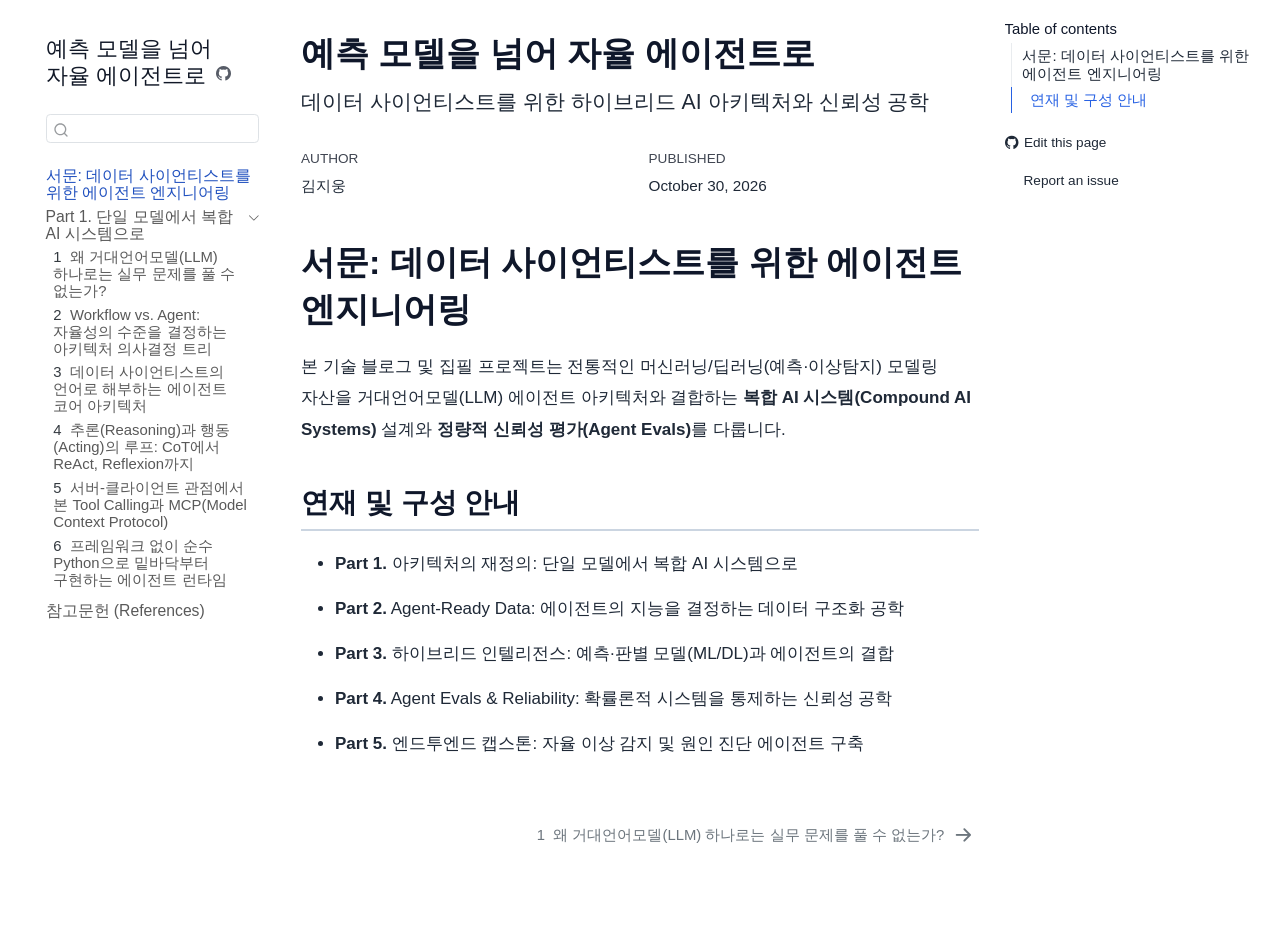
<file: index.html>
<!DOCTYPE html>
<html xmlns="http://www.w3.org/1999/xhtml" lang="en" xml:lang="en"><head>

<meta charset="utf-8">
<meta name="generator" content="quarto-1.10.19">

<meta name="viewport" content="width=device-width, initial-scale=1.0, user-scalable=yes">

<meta name="author" content="김지웅">
<meta name="dcterms.date" content="2026-10-30">

<title>예측 모델을 넘어 자율 에이전트로</title>
<style>
/* Default styles provided by pandoc.
** See https://pandoc.org/MANUAL.html#variables-for-html for config info.
*/
span.smallcaps{font-variant: small-caps;}
div.columns{display: flex; gap: 1.5em;}
div.column{flex: auto;}
@media screen {
div.columns{gap: min(4vw, 1.5em);}
div.column{overflow-x: auto;}
}
div.hanging-indent{margin-left: 1.5em; text-indent: -1.5em;}
ul.task-list{list-style: none;}
ul.task-list li input[type="checkbox"] {
  width: 0.8em;
  margin: 0 0.8em 0.2em -1em; /* quarto-specific, see https://github.com/quarto-dev/quarto-cli/issues/4556 */ 
  vertical-align: middle;
}
</style>


<script src="site_libs/quarto-nav/quarto-nav.js"></script>
<script src="site_libs/quarto-nav/headroom.min.js"></script>
<script src="site_libs/clipboard/clipboard.min.js"></script>
<script src="site_libs/quarto-search/autocomplete.umd.js"></script>
<script src="site_libs/quarto-search/fuse.min.js"></script>
<script src="site_libs/quarto-search/quarto-search.js"></script>
<meta name="quarto:offset" content="./">
<link href="./part1/post01_why_compound_ai.html" rel="next">
<script src="site_libs/quarto-html/quarto.js" type="module"></script>
<script src="site_libs/quarto-html/tabsets/tabsets.js" type="module"></script>
<script src="site_libs/quarto-html/popper.min.js"></script>
<script src="site_libs/quarto-html/tippy.umd.min.js"></script>
<script src="site_libs/quarto-html/anchor.min.js"></script>
<link href="site_libs/quarto-html/tippy.css" rel="stylesheet">
<link href="site_libs/quarto-html/quarto-syntax-highlighting-bf27225e3a48a9273f3daa8f8e829971.css" rel="stylesheet" id="quarto-text-highlighting-styles">
<script src="site_libs/bootstrap/bootstrap.min.js"></script>
<link href="site_libs/bootstrap/bootstrap-icons.css" rel="stylesheet">
<link href="site_libs/bootstrap/bootstrap-36f2db2e0c24a8dfe38894d2c7306603.min.css" rel="stylesheet" append-hash="true" id="quarto-bootstrap" data-mode="light">
<script id="quarto-search-options" type="application/json">{
  "location": "sidebar",
  "copy-button": false,
  "collapse-after": 3,
  "panel-placement": "start",
  "type": "textbox",
  "limit": 50,
  "keyboard-shortcut": [
    "f",
    "/",
    "s"
  ],
  "show-item-context": false,
  "language": {
    "search-no-results-text": "No results",
    "search-matching-documents-text": "matching documents",
    "search-copy-link-title": "Copy link to search",
    "search-hide-matches-text": "Hide additional matches",
    "search-more-match-text": "more match in this document",
    "search-more-matches-text": "more matches in this document",
    "search-clear-button-title": "Clear",
    "search-text-placeholder": "",
    "search-detached-cancel-button-title": "Cancel",
    "search-submit-button-title": "Submit",
    "search-label": "Search"
  }
}</script>


<link rel="stylesheet" href="styles.css">
</head>

<body class="nav-sidebar floating quarto-light">

<div id="quarto-search-results"></div>
  <header id="quarto-header" class="headroom fixed-top">
  <nav class="quarto-secondary-nav">
    <div class="container-fluid d-flex">
      <button type="button" class="quarto-btn-toggle btn" data-bs-toggle="collapse" role="button" data-bs-target=".quarto-sidebar-collapse-item" aria-controls="quarto-sidebar" aria-expanded="false" aria-label="Toggle sidebar navigation" onclick="if (window.quartoToggleHeadroom) { window.quartoToggleHeadroom(); }">
        <i class="bi bi-layout-text-sidebar-reverse"></i>
      </button>
        <nav class="quarto-page-breadcrumbs" aria-label="breadcrumb"><ol class="breadcrumb"><li class="breadcrumb-item"><a href="./index.html">서문: 데이터 사이언티스트를 위한 에이전트 엔지니어링</a></li></ol></nav>
        <a class="flex-grow-1" role="navigation" data-bs-toggle="collapse" data-bs-target=".quarto-sidebar-collapse-item" aria-controls="quarto-sidebar" aria-expanded="false" aria-label="Toggle sidebar navigation" onclick="if (window.quartoToggleHeadroom) { window.quartoToggleHeadroom(); }">      
        </a>
      <button type="button" class="btn quarto-search-button" aria-label="Search" onclick="window.quartoOpenSearch();">
        <i class="bi bi-search"></i>
      </button>
    </div>
  </nav>
</header>
<!-- content -->
<div id="quarto-content" class="quarto-container page-columns page-rows-contents page-layout-article">
<!-- sidebar -->
  <nav id="quarto-sidebar" class="sidebar collapse collapse-horizontal quarto-sidebar-collapse-item sidebar-navigation floating overflow-auto">
    <div class="pt-lg-2 mt-2 text-left sidebar-header">
    <div class="sidebar-title mb-0 py-0">
      <a href="./">예측 모델을 넘어 자율 에이전트로</a> 
        <div class="sidebar-tools-main">
    <a href="https://github.com/jiwoongme/compound-ai-book" title="Source Code" class="quarto-navigation-tool px-1" aria-label="Source Code"><i class="bi bi-github"></i></a>
</div>
    </div>
      </div>
        <div class="mt-2 flex-shrink-0 align-items-center">
        <div class="sidebar-search">
        <div id="quarto-search" class="" title="Search"></div>
        </div>
        </div>
    <div class="sidebar-menu-container"> 
    <ul class="list-unstyled mt-1">
        <li class="sidebar-item">
  <div class="sidebar-item-container"> 
  <a href="./index.html" class="sidebar-item-text sidebar-link active">
 <span class="menu-text">서문: 데이터 사이언티스트를 위한 에이전트 엔지니어링</span></a>
  </div>
</li>
        <li class="sidebar-item sidebar-item-section">
      <div class="sidebar-item-container"> 
            <a class="sidebar-item-text sidebar-link text-start" data-bs-toggle="collapse" data-bs-target="#quarto-sidebar-section-1" role="navigation" aria-expanded="true">
 <span class="menu-text">Part 1. 단일 모델에서 복합 AI 시스템으로</span></a>
          <a class="sidebar-item-toggle text-start" data-bs-toggle="collapse" data-bs-target="#quarto-sidebar-section-1" role="navigation" aria-expanded="true" aria-label="Toggle section">
            <i class="bi bi-chevron-right ms-2"></i>
          </a> 
      </div>
      <ul id="quarto-sidebar-section-1" class="collapse list-unstyled sidebar-section depth1 show">  
          <li class="sidebar-item">
  <div class="sidebar-item-container"> 
  <a href="./part1/post01_why_compound_ai.html" class="sidebar-item-text sidebar-link">
 <span class="menu-text"><span class="chapter-number">1</span>&nbsp; <span class="chapter-title">왜 거대언어모델(LLM) 하나로는 실무 문제를 풀 수 없는가?</span></span></a>
  </div>
</li>
          <li class="sidebar-item">
  <div class="sidebar-item-container"> 
  <a href="./part1/post02_workflow_vs_agent.html" class="sidebar-item-text sidebar-link">
 <span class="menu-text"><span class="chapter-number">2</span>&nbsp; <span class="chapter-title">Workflow vs.&nbsp;Agent: 자율성의 수준을 결정하는 아키텍처 의사결정 트리</span></span></a>
  </div>
</li>
          <li class="sidebar-item">
  <div class="sidebar-item-container"> 
  <a href="./part1/post03_agent_core_architecture.html" class="sidebar-item-text sidebar-link">
 <span class="menu-text"><span class="chapter-number">3</span>&nbsp; <span class="chapter-title">데이터 사이언티스트의 언어로 해부하는 에이전트 코어 아키텍처</span></span></a>
  </div>
</li>
          <li class="sidebar-item">
  <div class="sidebar-item-container"> 
  <a href="./part1/post04_cot_react_reflexion.html" class="sidebar-item-text sidebar-link">
 <span class="menu-text"><span class="chapter-number">4</span>&nbsp; <span class="chapter-title">추론(Reasoning)과 행동(Acting)의 루프: CoT에서 ReAct, Reflexion까지</span></span></a>
  </div>
</li>
          <li class="sidebar-item">
  <div class="sidebar-item-container"> 
  <a href="./part1/post05_tool_calling_and_mcp.html" class="sidebar-item-text sidebar-link">
 <span class="menu-text"><span class="chapter-number">5</span>&nbsp; <span class="chapter-title">서버-클라이언트 관점에서 본 Tool Calling과 MCP(Model Context Protocol)</span></span></a>
  </div>
</li>
          <li class="sidebar-item">
  <div class="sidebar-item-container"> 
  <a href="./part1/post06_agent_from_scratch.html" class="sidebar-item-text sidebar-link">
 <span class="menu-text"><span class="chapter-number">6</span>&nbsp; <span class="chapter-title">프레임워크 없이 순수 Python으로 밑바닥부터 구현하는 에이전트 런타임</span></span></a>
  </div>
</li>
      </ul>
  </li>
        <li class="sidebar-item">
  <div class="sidebar-item-container"> 
  <a href="./references.html" class="sidebar-item-text sidebar-link">
 <span class="menu-text">참고문헌 (References)</span></a>
  </div>
</li>
    </ul>
    </div>
</nav>
<div id="quarto-sidebar-glass" class="quarto-sidebar-collapse-item" data-bs-toggle="collapse" data-bs-target=".quarto-sidebar-collapse-item"></div>
<!-- margin-sidebar -->
    <div id="quarto-margin-sidebar" class="sidebar margin-sidebar">
        <nav id="TOC" role="doc-toc" class="toc-active">
    <h2 id="toc-title">Table of contents</h2>
   
  <ul>
  <li><a href="#서문-데이터-사이언티스트를-위한-에이전트-엔지니어링" id="toc-서문-데이터-사이언티스트를-위한-에이전트-엔지니어링" class="nav-link active" data-scroll-target="#서문-데이터-사이언티스트를-위한-에이전트-엔지니어링">서문: 데이터 사이언티스트를 위한 에이전트 엔지니어링</a>
  <ul class="collapse">
  <li><a href="#연재-및-구성-안내" id="toc-연재-및-구성-안내" class="nav-link" data-scroll-target="#연재-및-구성-안내">연재 및 구성 안내</a></li>
  </ul></li>
  </ul>
<div class="toc-actions"><ul><li><a href="https://github.com/jiwoongme/compound-ai-book/edit/main/index.qmd" class="toc-action"><i class="bi bi-github"></i>Edit this page</a></li><li><a href="https://github.com/jiwoongme/compound-ai-book/issues/new" class="toc-action"><i class="bi empty"></i>Report an issue</a></li></ul></div></nav>
    </div>
<!-- main -->
<main class="content" id="quarto-document-content">

<header id="title-block-header" class="quarto-title-block default">
<div class="quarto-title">
<h1 class="title">예측 모델을 넘어 자율 에이전트로</h1>
<p class="subtitle lead">데이터 사이언티스트를 위한 하이브리드 AI 아키텍처와 신뢰성 공학</p>
</div>



<div class="quarto-title-meta">

    <div>
    <div class="quarto-title-meta-heading">Author</div>
    <div class="quarto-title-meta-contents">
             <p>김지웅 </p>
          </div>
  </div>
    
    <div>
    <div class="quarto-title-meta-heading">Published</div>
    <div class="quarto-title-meta-contents">
      <p class="date">October 30, 2026</p>
    </div>
  </div>
  
    
  </div>
  


</header>


<section id="서문-데이터-사이언티스트를-위한-에이전트-엔지니어링" class="level1 unnumbered">
<h1 class="unnumbered">서문: 데이터 사이언티스트를 위한 에이전트 엔지니어링</h1>
<p>본 기술 블로그 및 집필 프로젝트는 전통적인 머신러닝/딥러닝(예측·이상탐지) 모델링 자산을 거대언어모델(LLM) 에이전트 아키텍처와 결합하는 <strong>복합 AI 시스템(Compound AI Systems)</strong> 설계와 <strong>정량적 신뢰성 평가(Agent Evals)</strong>를 다룹니다.</p>
<section id="연재-및-구성-안내" class="level2">
<h2 class="anchored" data-anchor-id="연재-및-구성-안내">연재 및 구성 안내</h2>
<ul>
<li><strong>Part 1.</strong> 아키텍처의 재정의: 단일 모델에서 복합 AI 시스템으로</li>
<li><strong>Part 2.</strong> Agent-Ready Data: 에이전트의 지능을 결정하는 데이터 구조화 공학</li>
<li><strong>Part 3.</strong> 하이브리드 인텔리전스: 예측·판별 모델(ML/DL)과 에이전트의 결합</li>
<li><strong>Part 4.</strong> Agent Evals &amp; Reliability: 확률론적 시스템을 통제하는 신뢰성 공학</li>
<li><strong>Part 5.</strong> 엔드투엔드 캡스톤: 자율 이상 감지 및 원인 진단 에이전트 구축</li>
</ul>


</section>
</section>

</main> <!-- /main -->
<script id="quarto-html-after-body" type="application/javascript">
  window.document.addEventListener("DOMContentLoaded", function (event) {
    const icon = "";
    const anchorJS = new window.AnchorJS();
    anchorJS.options = {
      placement: 'right',
      icon: icon
    };
    anchorJS.add('.anchored');
    const isCodeAnnotation = (el) => {
      for (const clz of el.classList) {
        if (clz.startsWith('code-annotation-')) {                     
          return true;
        }
      }
      return false;
    }
    const onCopySuccess = function(e) {
      // button target
      const button = e.trigger;
      // don't keep focus
      button.blur();
      // flash "checked"
      button.classList.add('code-copy-button-checked');
      var currentTitle = button.getAttribute("title");
      button.setAttribute("title", "Copied!");
      let tooltip;
      if (window.bootstrap) {
        button.setAttribute("data-bs-toggle", "tooltip");
        button.setAttribute("data-bs-placement", "left");
        button.setAttribute("data-bs-title", "Copied!");
        tooltip = new bootstrap.Tooltip(button, 
          { trigger: "manual", 
            customClass: "code-copy-button-tooltip",
            offset: [0, -8]});
        tooltip.show();    
      }
      setTimeout(function() {
        if (tooltip) {
          tooltip.hide();
          button.removeAttribute("data-bs-title");
          button.removeAttribute("data-bs-toggle");
          button.removeAttribute("data-bs-placement");
        }
        button.setAttribute("title", currentTitle);
        button.classList.remove('code-copy-button-checked');
      }, 1000);
      // clear code selection
      e.clearSelection();
    }
    const getTextToCopy = function(trigger) {
      const outerScaffold = trigger.parentElement.cloneNode(true);
      const codeEl = outerScaffold.querySelector('code');
      for (const childEl of codeEl.children) {
        if (isCodeAnnotation(childEl)) {
          childEl.remove();
        }
      }
      return codeEl.innerText;
    }
    const clipboard = new window.ClipboardJS('.code-copy-button:not([data-in-quarto-modal])', {
      text: getTextToCopy
    });
    clipboard.on('success', onCopySuccess);
    if (window.document.getElementById('quarto-embedded-source-code-modal')) {
      const clipboardModal = new window.ClipboardJS('.code-copy-button[data-in-quarto-modal]', {
        text: getTextToCopy,
        container: window.document.getElementById('quarto-embedded-source-code-modal')
      });
      clipboardModal.on('success', onCopySuccess);
    }
      var localhostRegex = new RegExp(/^(?:http|https):\/\/localhost\:?[0-9]*\//);
      var mailtoRegex = new RegExp(/^mailto:/);
        var filterRegex = new RegExp('/' + window.location.host + '/');
      var isInternal = (href) => {
          return filterRegex.test(href) || localhostRegex.test(href) || mailtoRegex.test(href);
      }
      // Inspect non-navigation links and adorn them if external
     var links = window.document.querySelectorAll('a[href]:not(.nav-link):not(.navbar-brand):not(.toc-action):not(.sidebar-link):not(.sidebar-item-toggle):not(.pagination-link):not(.no-external):not([aria-hidden]):not(.dropdown-item):not(.quarto-navigation-tool):not(.about-link)');
      for (var i=0; i<links.length; i++) {
        const link = links[i];
        if (!isInternal(link.href)) {
          // undo the damage that might have been done by quarto-nav.js in the case of
          // links that we want to consider external
          if (link.dataset.originalHref !== undefined) {
            link.href = link.dataset.originalHref;
          }
        }
      }
    function tippyHover(el, contentFn, onTriggerFn, onUntriggerFn) {
      const config = {
        allowHTML: true,
        maxWidth: 500,
        delay: 100,
        arrow: false,
        appendTo: function(el) {
            return el.parentElement;
        },
        interactive: true,
        interactiveBorder: 10,
        theme: 'quarto',
        placement: 'bottom-start',
      };
      if (contentFn) {
        config.content = contentFn;
      }
      if (onTriggerFn) {
        config.onTrigger = onTriggerFn;
      }
      if (onUntriggerFn) {
        config.onUntrigger = onUntriggerFn;
      }
      window.tippy(el, config); 
    }
    const noterefs = window.document.querySelectorAll('a[role="doc-noteref"]');
    for (var i=0; i<noterefs.length; i++) {
      const ref = noterefs[i];
      tippyHover(ref, function() {
        // use id or data attribute instead here
        let href = ref.getAttribute('data-footnote-href') || ref.getAttribute('href');
        try { href = new URL(href).hash; } catch {}
        const id = href.replace(/^#\/?/, "");
        const note = window.document.getElementById(id);
        if (note) {
          return note.innerHTML;
        } else {
          return "";
        }
      });
    }
    const xrefs = window.document.querySelectorAll('a.quarto-xref');
    const processXRef = (id, note) => {
      // Strip column container classes
      const stripColumnClz = (el) => {
        el.classList.remove("page-full", "page-columns");
        if (el.children) {
          for (const child of el.children) {
            stripColumnClz(child);
          }
        }
      }
      stripColumnClz(note)
      if (id === null || id.startsWith('sec-')) {
        // Special case sections, only their first couple elements
        const container = document.createElement("div");
        if (note.children && note.children.length > 2) {
          container.appendChild(note.children[0].cloneNode(true));
          for (let i = 1; i < note.children.length; i++) {
            const child = note.children[i];
            if (child.tagName === "P" && child.innerText === "") {
              continue;
            } else {
              container.appendChild(child.cloneNode(true));
              break;
            }
          }
          if (window.Quarto?.typesetMath) {
            window.Quarto.typesetMath(container);
          }
          return container.innerHTML
        } else {
          if (window.Quarto?.typesetMath) {
            window.Quarto.typesetMath(note);
          }
          return note.innerHTML;
        }
      } else {
        // Remove any anchor links if they are present
        const anchorLink = note.querySelector('a.anchorjs-link');
        if (anchorLink) {
          anchorLink.remove();
        }
        if (window.Quarto?.typesetMath) {
          window.Quarto.typesetMath(note);
        }
        if (note.classList.contains("callout")) {
          return note.outerHTML;
        } else {
          return note.innerHTML;
        }
      }
    }
    for (var i=0; i<xrefs.length; i++) {
      const xref = xrefs[i];
      tippyHover(xref, undefined, function(instance) {
        instance.disable();
        let url = xref.getAttribute('href');
        let hash = undefined; 
        if (url.startsWith('#')) {
          hash = url;
        } else {
          try { hash = new URL(url).hash; } catch {}
        }
        if (hash) {
          const id = hash.replace(/^#\/?/, "");
          const note = window.document.getElementById(id);
          if (note !== null) {
            try {
              const html = processXRef(id, note.cloneNode(true));
              instance.setContent(html);
            } finally {
              instance.enable();
              instance.show();
            }
          } else {
            // See if we can fetch this
            fetch(url.split('#')[0])
            .then(res => res.text())
            .then(html => {
              const parser = new DOMParser();
              const htmlDoc = parser.parseFromString(html, "text/html");
              const note = htmlDoc.getElementById(id);
              if (note !== null) {
                const html = processXRef(id, note);
                instance.setContent(html);
              } 
            }).finally(() => {
              instance.enable();
              instance.show();
            });
          }
        } else {
          // See if we can fetch a full url (with no hash to target)
          // This is a special case and we should probably do some content thinning / targeting
          fetch(url)
          .then(res => res.text())
          .then(html => {
            const parser = new DOMParser();
            const htmlDoc = parser.parseFromString(html, "text/html");
            const note = htmlDoc.querySelector('main.content');
            if (note !== null) {
              // This should only happen for chapter cross references
              // (since there is no id in the URL)
              // remove the first header
              if (note.children.length > 0 && note.children[0].tagName === "HEADER") {
                note.children[0].remove();
              }
              const html = processXRef(null, note);
              instance.setContent(html);
            } 
          }).finally(() => {
            instance.enable();
            instance.show();
          });
        }
      }, function(instance) {
      });
    }
        let selectedAnnoteEl;
        const selectorForAnnotation = ( cell, annotation) => {
          let cellAttr = 'data-code-cell="' + cell + '"';
          let lineAttr = 'data-code-annotation="' +  annotation + '"';
          const selector = 'span[' + cellAttr + '][' + lineAttr + ']';
          return selector;
        }
        const selectCodeLines = (annoteEl) => {
          const doc = window.document;
          const targetCell = annoteEl.getAttribute("data-target-cell");
          const targetAnnotation = annoteEl.getAttribute("data-target-annotation");
          const annoteSpan = window.document.querySelector(selectorForAnnotation(targetCell, targetAnnotation));
          const lines = annoteSpan.getAttribute("data-code-lines").split(",");
          const lineIds = lines.map((line) => {
            return targetCell + "-" + line;
          })
          let top = null;
          let height = null;
          let parent = null;
          if (lineIds.length > 0) {
              //compute the position of the single el (top and bottom and make a div)
              const el = window.document.getElementById(lineIds[0]);
              top = el.offsetTop;
              height = el.offsetHeight;
              parent = el.parentElement.parentElement;
            if (lineIds.length > 1) {
              const lastEl = window.document.getElementById(lineIds[lineIds.length - 1]);
              const bottom = lastEl.offsetTop + lastEl.offsetHeight;
              height = bottom - top;
            }
            if (top !== null && height !== null && parent !== null) {
              // cook up a div (if necessary) and position it 
              let div = window.document.getElementById("code-annotation-line-highlight");
              if (div === null) {
                div = window.document.createElement("div");
                div.setAttribute("id", "code-annotation-line-highlight");
                div.style.position = 'absolute';
                parent.appendChild(div);
              }
              div.style.top = top - 2 + "px";
              div.style.height = height + 4 + "px";
              div.style.left = 0;
              let gutterDiv = window.document.getElementById("code-annotation-line-highlight-gutter");
              if (gutterDiv === null) {
                gutterDiv = window.document.createElement("div");
                gutterDiv.setAttribute("id", "code-annotation-line-highlight-gutter");
                gutterDiv.style.position = 'absolute';
                const codeCell = window.document.getElementById(targetCell);
                const gutter = codeCell.querySelector('.code-annotation-gutter');
                gutter.appendChild(gutterDiv);
              }
              gutterDiv.style.top = top - 2 + "px";
              gutterDiv.style.height = height + 4 + "px";
            }
            selectedAnnoteEl = annoteEl;
          }
        };
        const unselectCodeLines = () => {
          const elementsIds = ["code-annotation-line-highlight", "code-annotation-line-highlight-gutter"];
          elementsIds.forEach((elId) => {
            const div = window.document.getElementById(elId);
            if (div) {
              div.remove();
            }
          });
          selectedAnnoteEl = undefined;
        };
          // Handle positioning of the toggle
      window.addEventListener(
        "resize",
        throttle(() => {
          elRect = undefined;
          if (selectedAnnoteEl) {
            selectCodeLines(selectedAnnoteEl);
          }
        }, 10)
      );
      function throttle(fn, ms) {
      let throttle = false;
      let timer;
        return (...args) => {
          if(!throttle) { // first call gets through
              fn.apply(this, args);
              throttle = true;
          } else { // all the others get throttled
              if(timer) clearTimeout(timer); // cancel #2
              timer = setTimeout(() => {
                fn.apply(this, args);
                timer = throttle = false;
              }, ms);
          }
        };
      }
        // Attach click handler to the DT
        const annoteDls = window.document.querySelectorAll('dt[data-target-cell]');
        for (const annoteDlNode of annoteDls) {
          annoteDlNode.addEventListener('click', (event) => {
            const clickedEl = event.target;
            if (clickedEl !== selectedAnnoteEl) {
              unselectCodeLines();
              const activeEl = window.document.querySelector('dt[data-target-cell].code-annotation-active');
              if (activeEl) {
                activeEl.classList.remove('code-annotation-active');
              }
              selectCodeLines(clickedEl);
              clickedEl.classList.add('code-annotation-active');
            } else {
              // Unselect the line
              unselectCodeLines();
              clickedEl.classList.remove('code-annotation-active');
            }
          });
        }
    const findCites = (el) => {
      const parentEl = el.parentElement;
      if (parentEl) {
        const cites = parentEl.dataset.cites;
        if (cites) {
          return {
            el,
            cites: cites.split(' ')
          };
        } else {
          return findCites(el.parentElement)
        }
      } else {
        return undefined;
      }
    };
    var bibliorefs = window.document.querySelectorAll('a[role="doc-biblioref"]');
    for (var i=0; i<bibliorefs.length; i++) {
      const ref = bibliorefs[i];
      const citeInfo = findCites(ref);
      if (citeInfo) {
        tippyHover(citeInfo.el, function() {
          var popup = window.document.createElement('div');
          citeInfo.cites.forEach(function(cite) {
            var citeDiv = window.document.createElement('div');
            citeDiv.classList.add('hanging-indent');
            citeDiv.classList.add('csl-entry');
            var biblioDiv = window.document.getElementById('ref-' + cite);
            if (biblioDiv) {
              citeDiv.innerHTML = biblioDiv.innerHTML;
            }
            popup.appendChild(citeDiv);
          });
          return popup.innerHTML;
        });
      }
    }
  });
  </script>
<nav class="page-navigation">
  <div class="nav-page nav-page-previous">
  </div>
  <div class="nav-page nav-page-next">
      <a href="./part1/post01_why_compound_ai.html" class="pagination-link" aria-label="왜 거대언어모델(LLM) 하나로는 실무 문제를 풀 수 없는가?">
        <span class="nav-page-text"><span class="chapter-number">1</span>&nbsp; <span class="chapter-title">왜 거대언어모델(LLM) 하나로는 실무 문제를 풀 수 없는가?</span></span> <i class="bi bi-arrow-right-short"></i>
      </a>
  </div>
</nav>
</div> <!-- /content -->




<footer class="footer"><div class="nav-footer"><div class="nav-footer-center"><div class="toc-actions d-sm-block d-md-none"><ul><li><a href="https://github.com/jiwoongme/compound-ai-book/edit/main/index.qmd" class="toc-action"><i class="bi bi-github"></i>Edit this page</a></li><li><a href="https://github.com/jiwoongme/compound-ai-book/issues/new" class="toc-action"><i class="bi empty"></i>Report an issue</a></li></ul></div></div></div></footer></body></html>
</file>
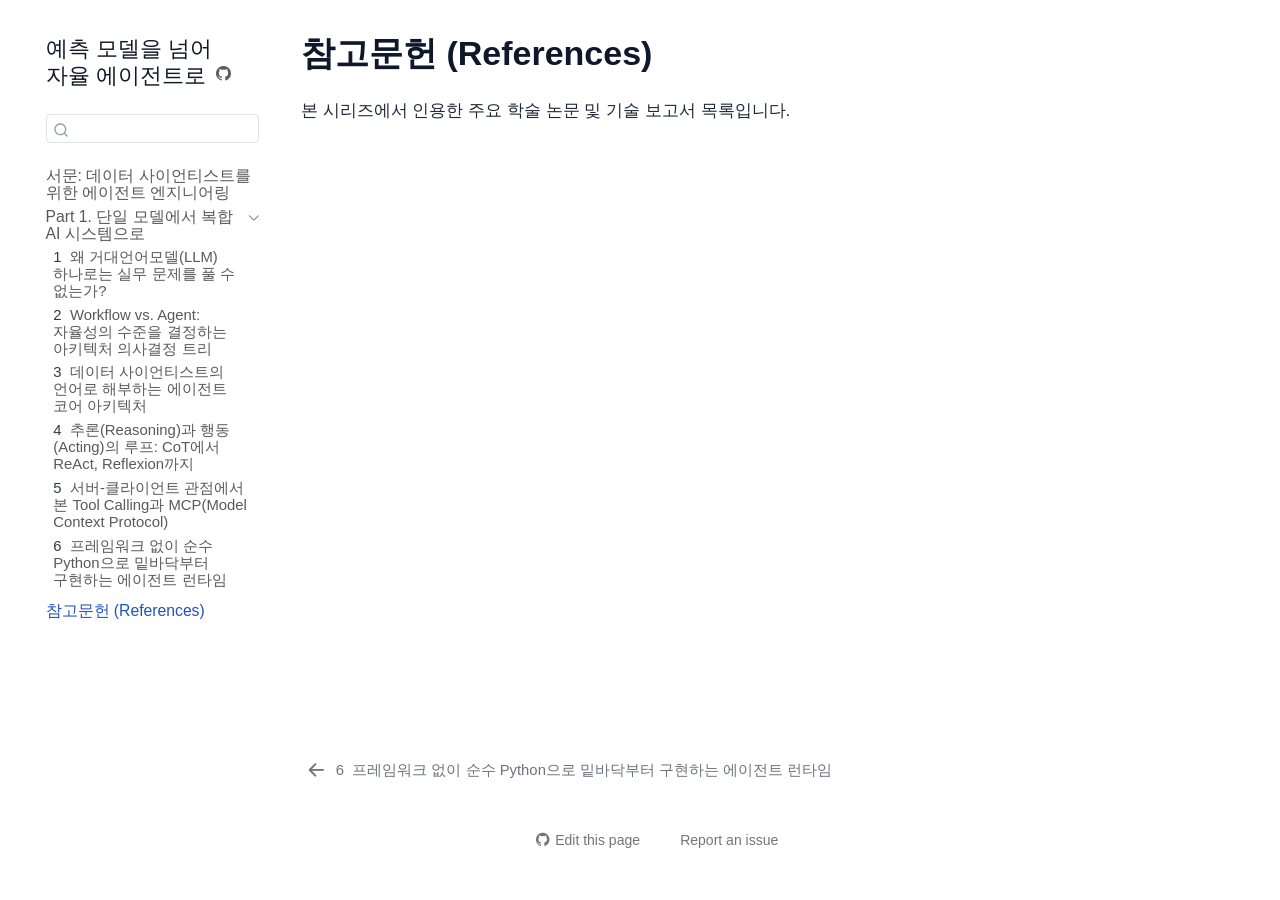
<file: references.html>
<!DOCTYPE html>
<html xmlns="http://www.w3.org/1999/xhtml" lang="en" xml:lang="en"><head>

<meta charset="utf-8">
<meta name="generator" content="quarto-1.10.19">

<meta name="viewport" content="width=device-width, initial-scale=1.0, user-scalable=yes">


<title>참고문헌 (References) – 예측 모델을 넘어 자율 에이전트로</title>
<style>
/* Default styles provided by pandoc.
** See https://pandoc.org/MANUAL.html#variables-for-html for config info.
*/
span.smallcaps{font-variant: small-caps;}
div.columns{display: flex; gap: 1.5em;}
div.column{flex: auto;}
@media screen {
div.columns{gap: min(4vw, 1.5em);}
div.column{overflow-x: auto;}
}
div.hanging-indent{margin-left: 1.5em; text-indent: -1.5em;}
ul.task-list{list-style: none;}
ul.task-list li input[type="checkbox"] {
  width: 0.8em;
  margin: 0 0.8em 0.2em -1em; /* quarto-specific, see https://github.com/quarto-dev/quarto-cli/issues/4556 */ 
  vertical-align: middle;
}
</style>


<script src="site_libs/quarto-nav/quarto-nav.js"></script>
<script src="site_libs/quarto-nav/headroom.min.js"></script>
<script src="site_libs/clipboard/clipboard.min.js"></script>
<script src="site_libs/quarto-search/autocomplete.umd.js"></script>
<script src="site_libs/quarto-search/fuse.min.js"></script>
<script src="site_libs/quarto-search/quarto-search.js"></script>
<meta name="quarto:offset" content="./">
<link href="./part1/post06_agent_from_scratch.html" rel="prev">
<script src="site_libs/quarto-html/quarto.js" type="module"></script>
<script src="site_libs/quarto-html/tabsets/tabsets.js" type="module"></script>
<script src="site_libs/quarto-html/popper.min.js"></script>
<script src="site_libs/quarto-html/tippy.umd.min.js"></script>
<script src="site_libs/quarto-html/anchor.min.js"></script>
<link href="site_libs/quarto-html/tippy.css" rel="stylesheet">
<link href="site_libs/quarto-html/quarto-syntax-highlighting-bf27225e3a48a9273f3daa8f8e829971.css" rel="stylesheet" id="quarto-text-highlighting-styles">
<script src="site_libs/bootstrap/bootstrap.min.js"></script>
<link href="site_libs/bootstrap/bootstrap-icons.css" rel="stylesheet">
<link href="site_libs/bootstrap/bootstrap-36f2db2e0c24a8dfe38894d2c7306603.min.css" rel="stylesheet" append-hash="true" id="quarto-bootstrap" data-mode="light">
<script id="quarto-search-options" type="application/json">{
  "location": "sidebar",
  "copy-button": false,
  "collapse-after": 3,
  "panel-placement": "start",
  "type": "textbox",
  "limit": 50,
  "keyboard-shortcut": [
    "f",
    "/",
    "s"
  ],
  "show-item-context": false,
  "language": {
    "search-no-results-text": "No results",
    "search-matching-documents-text": "matching documents",
    "search-copy-link-title": "Copy link to search",
    "search-hide-matches-text": "Hide additional matches",
    "search-more-match-text": "more match in this document",
    "search-more-matches-text": "more matches in this document",
    "search-clear-button-title": "Clear",
    "search-text-placeholder": "",
    "search-detached-cancel-button-title": "Cancel",
    "search-submit-button-title": "Submit",
    "search-label": "Search"
  }
}</script>


<link rel="stylesheet" href="styles.css">
</head>

<body class="nav-sidebar floating quarto-light">

<div id="quarto-search-results"></div>
  <header id="quarto-header" class="headroom fixed-top">
  <nav class="quarto-secondary-nav">
    <div class="container-fluid d-flex">
      <button type="button" class="quarto-btn-toggle btn" data-bs-toggle="collapse" role="button" data-bs-target=".quarto-sidebar-collapse-item" aria-controls="quarto-sidebar" aria-expanded="false" aria-label="Toggle sidebar navigation" onclick="if (window.quartoToggleHeadroom) { window.quartoToggleHeadroom(); }">
        <i class="bi bi-layout-text-sidebar-reverse"></i>
      </button>
        <nav class="quarto-page-breadcrumbs" aria-label="breadcrumb"><ol class="breadcrumb"><li class="breadcrumb-item"><a href="./references.html">참고문헌 (References)</a></li></ol></nav>
        <a class="flex-grow-1" role="navigation" data-bs-toggle="collapse" data-bs-target=".quarto-sidebar-collapse-item" aria-controls="quarto-sidebar" aria-expanded="false" aria-label="Toggle sidebar navigation" onclick="if (window.quartoToggleHeadroom) { window.quartoToggleHeadroom(); }">      
        </a>
      <button type="button" class="btn quarto-search-button" aria-label="Search" onclick="window.quartoOpenSearch();">
        <i class="bi bi-search"></i>
      </button>
    </div>
  </nav>
</header>
<!-- content -->
<div id="quarto-content" class="quarto-container page-columns page-rows-contents page-layout-article">
<!-- sidebar -->
  <nav id="quarto-sidebar" class="sidebar collapse collapse-horizontal quarto-sidebar-collapse-item sidebar-navigation floating overflow-auto">
    <div class="pt-lg-2 mt-2 text-left sidebar-header">
    <div class="sidebar-title mb-0 py-0">
      <a href="./">예측 모델을 넘어 자율 에이전트로</a> 
        <div class="sidebar-tools-main">
    <a href="https://github.com/jiwoongme/compound-ai-book" title="Source Code" class="quarto-navigation-tool px-1" aria-label="Source Code"><i class="bi bi-github"></i></a>
</div>
    </div>
      </div>
        <div class="mt-2 flex-shrink-0 align-items-center">
        <div class="sidebar-search">
        <div id="quarto-search" class="" title="Search"></div>
        </div>
        </div>
    <div class="sidebar-menu-container"> 
    <ul class="list-unstyled mt-1">
        <li class="sidebar-item">
  <div class="sidebar-item-container"> 
  <a href="./index.html" class="sidebar-item-text sidebar-link">
 <span class="menu-text">서문: 데이터 사이언티스트를 위한 에이전트 엔지니어링</span></a>
  </div>
</li>
        <li class="sidebar-item sidebar-item-section">
      <div class="sidebar-item-container"> 
            <a class="sidebar-item-text sidebar-link text-start" data-bs-toggle="collapse" data-bs-target="#quarto-sidebar-section-1" role="navigation" aria-expanded="true">
 <span class="menu-text">Part 1. 단일 모델에서 복합 AI 시스템으로</span></a>
          <a class="sidebar-item-toggle text-start" data-bs-toggle="collapse" data-bs-target="#quarto-sidebar-section-1" role="navigation" aria-expanded="true" aria-label="Toggle section">
            <i class="bi bi-chevron-right ms-2"></i>
          </a> 
      </div>
      <ul id="quarto-sidebar-section-1" class="collapse list-unstyled sidebar-section depth1 show">  
          <li class="sidebar-item">
  <div class="sidebar-item-container"> 
  <a href="./part1/post01_why_compound_ai.html" class="sidebar-item-text sidebar-link">
 <span class="menu-text"><span class="chapter-number">1</span>&nbsp; <span class="chapter-title">왜 거대언어모델(LLM) 하나로는 실무 문제를 풀 수 없는가?</span></span></a>
  </div>
</li>
          <li class="sidebar-item">
  <div class="sidebar-item-container"> 
  <a href="./part1/post02_workflow_vs_agent.html" class="sidebar-item-text sidebar-link">
 <span class="menu-text"><span class="chapter-number">2</span>&nbsp; <span class="chapter-title">Workflow vs.&nbsp;Agent: 자율성의 수준을 결정하는 아키텍처 의사결정 트리</span></span></a>
  </div>
</li>
          <li class="sidebar-item">
  <div class="sidebar-item-container"> 
  <a href="./part1/post03_agent_core_architecture.html" class="sidebar-item-text sidebar-link">
 <span class="menu-text"><span class="chapter-number">3</span>&nbsp; <span class="chapter-title">데이터 사이언티스트의 언어로 해부하는 에이전트 코어 아키텍처</span></span></a>
  </div>
</li>
          <li class="sidebar-item">
  <div class="sidebar-item-container"> 
  <a href="./part1/post04_cot_react_reflexion.html" class="sidebar-item-text sidebar-link">
 <span class="menu-text"><span class="chapter-number">4</span>&nbsp; <span class="chapter-title">추론(Reasoning)과 행동(Acting)의 루프: CoT에서 ReAct, Reflexion까지</span></span></a>
  </div>
</li>
          <li class="sidebar-item">
  <div class="sidebar-item-container"> 
  <a href="./part1/post05_tool_calling_and_mcp.html" class="sidebar-item-text sidebar-link">
 <span class="menu-text"><span class="chapter-number">5</span>&nbsp; <span class="chapter-title">서버-클라이언트 관점에서 본 Tool Calling과 MCP(Model Context Protocol)</span></span></a>
  </div>
</li>
          <li class="sidebar-item">
  <div class="sidebar-item-container"> 
  <a href="./part1/post06_agent_from_scratch.html" class="sidebar-item-text sidebar-link">
 <span class="menu-text"><span class="chapter-number">6</span>&nbsp; <span class="chapter-title">프레임워크 없이 순수 Python으로 밑바닥부터 구현하는 에이전트 런타임</span></span></a>
  </div>
</li>
      </ul>
  </li>
        <li class="sidebar-item">
  <div class="sidebar-item-container"> 
  <a href="./references.html" class="sidebar-item-text sidebar-link active">
 <span class="menu-text">참고문헌 (References)</span></a>
  </div>
</li>
    </ul>
    </div>
</nav>
<div id="quarto-sidebar-glass" class="quarto-sidebar-collapse-item" data-bs-toggle="collapse" data-bs-target=".quarto-sidebar-collapse-item"></div>
<!-- margin-sidebar -->
    <div id="quarto-margin-sidebar" class="sidebar margin-sidebar zindex-bottom">
        
    </div>
<!-- main -->
<main class="content" id="quarto-document-content">

<header id="title-block-header" class="quarto-title-block default">
<div class="quarto-title">
<h1 class="title">참고문헌 (References)</h1>
</div>



<div class="quarto-title-meta">

    
  
    
  </div>
  


</header>


<p>본 시리즈에서 인용한 주요 학술 논문 및 기술 보고서 목록입니다.</p>



</main> <!-- /main -->
<script id="quarto-html-after-body" type="application/javascript">
  window.document.addEventListener("DOMContentLoaded", function (event) {
    const icon = "";
    const anchorJS = new window.AnchorJS();
    anchorJS.options = {
      placement: 'right',
      icon: icon
    };
    anchorJS.add('.anchored');
    const isCodeAnnotation = (el) => {
      for (const clz of el.classList) {
        if (clz.startsWith('code-annotation-')) {                     
          return true;
        }
      }
      return false;
    }
    const onCopySuccess = function(e) {
      // button target
      const button = e.trigger;
      // don't keep focus
      button.blur();
      // flash "checked"
      button.classList.add('code-copy-button-checked');
      var currentTitle = button.getAttribute("title");
      button.setAttribute("title", "Copied!");
      let tooltip;
      if (window.bootstrap) {
        button.setAttribute("data-bs-toggle", "tooltip");
        button.setAttribute("data-bs-placement", "left");
        button.setAttribute("data-bs-title", "Copied!");
        tooltip = new bootstrap.Tooltip(button, 
          { trigger: "manual", 
            customClass: "code-copy-button-tooltip",
            offset: [0, -8]});
        tooltip.show();    
      }
      setTimeout(function() {
        if (tooltip) {
          tooltip.hide();
          button.removeAttribute("data-bs-title");
          button.removeAttribute("data-bs-toggle");
          button.removeAttribute("data-bs-placement");
        }
        button.setAttribute("title", currentTitle);
        button.classList.remove('code-copy-button-checked');
      }, 1000);
      // clear code selection
      e.clearSelection();
    }
    const getTextToCopy = function(trigger) {
      const outerScaffold = trigger.parentElement.cloneNode(true);
      const codeEl = outerScaffold.querySelector('code');
      for (const childEl of codeEl.children) {
        if (isCodeAnnotation(childEl)) {
          childEl.remove();
        }
      }
      return codeEl.innerText;
    }
    const clipboard = new window.ClipboardJS('.code-copy-button:not([data-in-quarto-modal])', {
      text: getTextToCopy
    });
    clipboard.on('success', onCopySuccess);
    if (window.document.getElementById('quarto-embedded-source-code-modal')) {
      const clipboardModal = new window.ClipboardJS('.code-copy-button[data-in-quarto-modal]', {
        text: getTextToCopy,
        container: window.document.getElementById('quarto-embedded-source-code-modal')
      });
      clipboardModal.on('success', onCopySuccess);
    }
      var localhostRegex = new RegExp(/^(?:http|https):\/\/localhost\:?[0-9]*\//);
      var mailtoRegex = new RegExp(/^mailto:/);
        var filterRegex = new RegExp('/' + window.location.host + '/');
      var isInternal = (href) => {
          return filterRegex.test(href) || localhostRegex.test(href) || mailtoRegex.test(href);
      }
      // Inspect non-navigation links and adorn them if external
     var links = window.document.querySelectorAll('a[href]:not(.nav-link):not(.navbar-brand):not(.toc-action):not(.sidebar-link):not(.sidebar-item-toggle):not(.pagination-link):not(.no-external):not([aria-hidden]):not(.dropdown-item):not(.quarto-navigation-tool):not(.about-link)');
      for (var i=0; i<links.length; i++) {
        const link = links[i];
        if (!isInternal(link.href)) {
          // undo the damage that might have been done by quarto-nav.js in the case of
          // links that we want to consider external
          if (link.dataset.originalHref !== undefined) {
            link.href = link.dataset.originalHref;
          }
        }
      }
    function tippyHover(el, contentFn, onTriggerFn, onUntriggerFn) {
      const config = {
        allowHTML: true,
        maxWidth: 500,
        delay: 100,
        arrow: false,
        appendTo: function(el) {
            return el.parentElement;
        },
        interactive: true,
        interactiveBorder: 10,
        theme: 'quarto',
        placement: 'bottom-start',
      };
      if (contentFn) {
        config.content = contentFn;
      }
      if (onTriggerFn) {
        config.onTrigger = onTriggerFn;
      }
      if (onUntriggerFn) {
        config.onUntrigger = onUntriggerFn;
      }
      window.tippy(el, config); 
    }
    const noterefs = window.document.querySelectorAll('a[role="doc-noteref"]');
    for (var i=0; i<noterefs.length; i++) {
      const ref = noterefs[i];
      tippyHover(ref, function() {
        // use id or data attribute instead here
        let href = ref.getAttribute('data-footnote-href') || ref.getAttribute('href');
        try { href = new URL(href).hash; } catch {}
        const id = href.replace(/^#\/?/, "");
        const note = window.document.getElementById(id);
        if (note) {
          return note.innerHTML;
        } else {
          return "";
        }
      });
    }
    const xrefs = window.document.querySelectorAll('a.quarto-xref');
    const processXRef = (id, note) => {
      // Strip column container classes
      const stripColumnClz = (el) => {
        el.classList.remove("page-full", "page-columns");
        if (el.children) {
          for (const child of el.children) {
            stripColumnClz(child);
          }
        }
      }
      stripColumnClz(note)
      if (id === null || id.startsWith('sec-')) {
        // Special case sections, only their first couple elements
        const container = document.createElement("div");
        if (note.children && note.children.length > 2) {
          container.appendChild(note.children[0].cloneNode(true));
          for (let i = 1; i < note.children.length; i++) {
            const child = note.children[i];
            if (child.tagName === "P" && child.innerText === "") {
              continue;
            } else {
              container.appendChild(child.cloneNode(true));
              break;
            }
          }
          if (window.Quarto?.typesetMath) {
            window.Quarto.typesetMath(container);
          }
          return container.innerHTML
        } else {
          if (window.Quarto?.typesetMath) {
            window.Quarto.typesetMath(note);
          }
          return note.innerHTML;
        }
      } else {
        // Remove any anchor links if they are present
        const anchorLink = note.querySelector('a.anchorjs-link');
        if (anchorLink) {
          anchorLink.remove();
        }
        if (window.Quarto?.typesetMath) {
          window.Quarto.typesetMath(note);
        }
        if (note.classList.contains("callout")) {
          return note.outerHTML;
        } else {
          return note.innerHTML;
        }
      }
    }
    for (var i=0; i<xrefs.length; i++) {
      const xref = xrefs[i];
      tippyHover(xref, undefined, function(instance) {
        instance.disable();
        let url = xref.getAttribute('href');
        let hash = undefined; 
        if (url.startsWith('#')) {
          hash = url;
        } else {
          try { hash = new URL(url).hash; } catch {}
        }
        if (hash) {
          const id = hash.replace(/^#\/?/, "");
          const note = window.document.getElementById(id);
          if (note !== null) {
            try {
              const html = processXRef(id, note.cloneNode(true));
              instance.setContent(html);
            } finally {
              instance.enable();
              instance.show();
            }
          } else {
            // See if we can fetch this
            fetch(url.split('#')[0])
            .then(res => res.text())
            .then(html => {
              const parser = new DOMParser();
              const htmlDoc = parser.parseFromString(html, "text/html");
              const note = htmlDoc.getElementById(id);
              if (note !== null) {
                const html = processXRef(id, note);
                instance.setContent(html);
              } 
            }).finally(() => {
              instance.enable();
              instance.show();
            });
          }
        } else {
          // See if we can fetch a full url (with no hash to target)
          // This is a special case and we should probably do some content thinning / targeting
          fetch(url)
          .then(res => res.text())
          .then(html => {
            const parser = new DOMParser();
            const htmlDoc = parser.parseFromString(html, "text/html");
            const note = htmlDoc.querySelector('main.content');
            if (note !== null) {
              // This should only happen for chapter cross references
              // (since there is no id in the URL)
              // remove the first header
              if (note.children.length > 0 && note.children[0].tagName === "HEADER") {
                note.children[0].remove();
              }
              const html = processXRef(null, note);
              instance.setContent(html);
            } 
          }).finally(() => {
            instance.enable();
            instance.show();
          });
        }
      }, function(instance) {
      });
    }
        let selectedAnnoteEl;
        const selectorForAnnotation = ( cell, annotation) => {
          let cellAttr = 'data-code-cell="' + cell + '"';
          let lineAttr = 'data-code-annotation="' +  annotation + '"';
          const selector = 'span[' + cellAttr + '][' + lineAttr + ']';
          return selector;
        }
        const selectCodeLines = (annoteEl) => {
          const doc = window.document;
          const targetCell = annoteEl.getAttribute("data-target-cell");
          const targetAnnotation = annoteEl.getAttribute("data-target-annotation");
          const annoteSpan = window.document.querySelector(selectorForAnnotation(targetCell, targetAnnotation));
          const lines = annoteSpan.getAttribute("data-code-lines").split(",");
          const lineIds = lines.map((line) => {
            return targetCell + "-" + line;
          })
          let top = null;
          let height = null;
          let parent = null;
          if (lineIds.length > 0) {
              //compute the position of the single el (top and bottom and make a div)
              const el = window.document.getElementById(lineIds[0]);
              top = el.offsetTop;
              height = el.offsetHeight;
              parent = el.parentElement.parentElement;
            if (lineIds.length > 1) {
              const lastEl = window.document.getElementById(lineIds[lineIds.length - 1]);
              const bottom = lastEl.offsetTop + lastEl.offsetHeight;
              height = bottom - top;
            }
            if (top !== null && height !== null && parent !== null) {
              // cook up a div (if necessary) and position it 
              let div = window.document.getElementById("code-annotation-line-highlight");
              if (div === null) {
                div = window.document.createElement("div");
                div.setAttribute("id", "code-annotation-line-highlight");
                div.style.position = 'absolute';
                parent.appendChild(div);
              }
              div.style.top = top - 2 + "px";
              div.style.height = height + 4 + "px";
              div.style.left = 0;
              let gutterDiv = window.document.getElementById("code-annotation-line-highlight-gutter");
              if (gutterDiv === null) {
                gutterDiv = window.document.createElement("div");
                gutterDiv.setAttribute("id", "code-annotation-line-highlight-gutter");
                gutterDiv.style.position = 'absolute';
                const codeCell = window.document.getElementById(targetCell);
                const gutter = codeCell.querySelector('.code-annotation-gutter');
                gutter.appendChild(gutterDiv);
              }
              gutterDiv.style.top = top - 2 + "px";
              gutterDiv.style.height = height + 4 + "px";
            }
            selectedAnnoteEl = annoteEl;
          }
        };
        const unselectCodeLines = () => {
          const elementsIds = ["code-annotation-line-highlight", "code-annotation-line-highlight-gutter"];
          elementsIds.forEach((elId) => {
            const div = window.document.getElementById(elId);
            if (div) {
              div.remove();
            }
          });
          selectedAnnoteEl = undefined;
        };
          // Handle positioning of the toggle
      window.addEventListener(
        "resize",
        throttle(() => {
          elRect = undefined;
          if (selectedAnnoteEl) {
            selectCodeLines(selectedAnnoteEl);
          }
        }, 10)
      );
      function throttle(fn, ms) {
      let throttle = false;
      let timer;
        return (...args) => {
          if(!throttle) { // first call gets through
              fn.apply(this, args);
              throttle = true;
          } else { // all the others get throttled
              if(timer) clearTimeout(timer); // cancel #2
              timer = setTimeout(() => {
                fn.apply(this, args);
                timer = throttle = false;
              }, ms);
          }
        };
      }
        // Attach click handler to the DT
        const annoteDls = window.document.querySelectorAll('dt[data-target-cell]');
        for (const annoteDlNode of annoteDls) {
          annoteDlNode.addEventListener('click', (event) => {
            const clickedEl = event.target;
            if (clickedEl !== selectedAnnoteEl) {
              unselectCodeLines();
              const activeEl = window.document.querySelector('dt[data-target-cell].code-annotation-active');
              if (activeEl) {
                activeEl.classList.remove('code-annotation-active');
              }
              selectCodeLines(clickedEl);
              clickedEl.classList.add('code-annotation-active');
            } else {
              // Unselect the line
              unselectCodeLines();
              clickedEl.classList.remove('code-annotation-active');
            }
          });
        }
    const findCites = (el) => {
      const parentEl = el.parentElement;
      if (parentEl) {
        const cites = parentEl.dataset.cites;
        if (cites) {
          return {
            el,
            cites: cites.split(' ')
          };
        } else {
          return findCites(el.parentElement)
        }
      } else {
        return undefined;
      }
    };
    var bibliorefs = window.document.querySelectorAll('a[role="doc-biblioref"]');
    for (var i=0; i<bibliorefs.length; i++) {
      const ref = bibliorefs[i];
      const citeInfo = findCites(ref);
      if (citeInfo) {
        tippyHover(citeInfo.el, function() {
          var popup = window.document.createElement('div');
          citeInfo.cites.forEach(function(cite) {
            var citeDiv = window.document.createElement('div');
            citeDiv.classList.add('hanging-indent');
            citeDiv.classList.add('csl-entry');
            var biblioDiv = window.document.getElementById('ref-' + cite);
            if (biblioDiv) {
              citeDiv.innerHTML = biblioDiv.innerHTML;
            }
            popup.appendChild(citeDiv);
          });
          return popup.innerHTML;
        });
      }
    }
  });
  </script>
<nav class="page-navigation">
  <div class="nav-page nav-page-previous">
      <a href="./part1/post06_agent_from_scratch.html" class="pagination-link" aria-label="프레임워크 없이 순수 Python으로 밑바닥부터 구현하는 에이전트 런타임">
        <i class="bi bi-arrow-left-short"></i> <span class="nav-page-text"><span class="chapter-number">6</span>&nbsp; <span class="chapter-title">프레임워크 없이 순수 Python으로 밑바닥부터 구현하는 에이전트 런타임</span></span>
      </a>          
  </div>
  <div class="nav-page nav-page-next">
  </div>
</nav>
</div> <!-- /content -->




<footer class="footer"><div class="nav-footer"><div class="nav-footer-center"><div class="toc-actions"><ul><li><a href="https://github.com/jiwoongme/compound-ai-book/edit/main/references.qmd" class="toc-action"><i class="bi bi-github"></i>Edit this page</a></li><li><a href="https://github.com/jiwoongme/compound-ai-book/issues/new" class="toc-action"><i class="bi empty"></i>Report an issue</a></li></ul></div></div></div></footer></body></html>
</file>
<file: site_libs/quarto-html/tippy.css>
.tippy-box[data-animation=fade][data-state=hidden]{opacity:0}[data-tippy-root]{max-width:calc(100vw - 10px)}.tippy-box{position:relative;background-color:#333;color:#fff;border-radius:4px;font-size:14px;line-height:1.4;white-space:normal;outline:0;transition-property:transform,visibility,opacity}.tippy-box[data-placement^=top]>.tippy-arrow{bottom:0}.tippy-box[data-placement^=top]>.tippy-arrow:before{bottom:-7px;left:0;border-width:8px 8px 0;border-top-color:initial;transform-origin:center top}.tippy-box[data-placement^=bottom]>.tippy-arrow{top:0}.tippy-box[data-placement^=bottom]>.tippy-arrow:before{top:-7px;left:0;border-width:0 8px 8px;border-bottom-color:initial;transform-origin:center bottom}.tippy-box[data-placement^=left]>.tippy-arrow{right:0}.tippy-box[data-placement^=left]>.tippy-arrow:before{border-width:8px 0 8px 8px;border-left-color:initial;right:-7px;transform-origin:center left}.tippy-box[data-placement^=right]>.tippy-arrow{left:0}.tippy-box[data-placement^=right]>.tippy-arrow:before{left:-7px;border-width:8px 8px 8px 0;border-right-color:initial;transform-origin:center right}.tippy-box[data-inertia][data-state=visible]{transition-timing-function:cubic-bezier(.54,1.5,.38,1.11)}.tippy-arrow{width:16px;height:16px;color:#333}.tippy-arrow:before{content:"";position:absolute;border-color:transparent;border-style:solid}.tippy-content{position:relative;padding:5px 9px;z-index:1}
</file>
<file: site_libs/quarto-html/quarto-syntax-highlighting-bf27225e3a48a9273f3daa8f8e829971.css>
/* quarto syntax highlight colors */
:root {
  --quarto-hl-ot-color: #003B4F;
  --quarto-hl-at-color: #657422;
  --quarto-hl-ss-color: #20794D;
  --quarto-hl-an-color: #5E5E5E;
  --quarto-hl-fu-color: #4758AB;
  --quarto-hl-st-color: #20794D;
  --quarto-hl-cf-color: #003B4F;
  --quarto-hl-op-color: #5E5E5E;
  --quarto-hl-er-color: #AD0000;
  --quarto-hl-bn-color: #AD0000;
  --quarto-hl-al-color: #AD0000;
  --quarto-hl-va-color: #111111;
  --quarto-hl-bu-color: inherit;
  --quarto-hl-ex-color: inherit;
  --quarto-hl-pp-color: #AD0000;
  --quarto-hl-in-color: #5E5E5E;
  --quarto-hl-vs-color: #20794D;
  --quarto-hl-wa-color: #5E5E5E;
  --quarto-hl-do-color: #5E5E5E;
  --quarto-hl-im-color: #00769E;
  --quarto-hl-ch-color: #20794D;
  --quarto-hl-dt-color: #AD0000;
  --quarto-hl-fl-color: #AD0000;
  --quarto-hl-co-color: #5E5E5E;
  --quarto-hl-cv-color: #5E5E5E;
  --quarto-hl-cn-color: #8f5902;
  --quarto-hl-sc-color: #5E5E5E;
  --quarto-hl-dv-color: #AD0000;
  --quarto-hl-kw-color: #003B4F;
}

/* other quarto variables */
:root {
  --quarto-font-monospace: SFMono-Regular, Menlo, Monaco, Consolas, "Liberation Mono", "Courier New", monospace;
}

/* syntax highlight based on Pandoc's rules */
pre > code.sourceCode > span {
  color: #003B4F;
}

code.sourceCode > span {
  color: #003B4F;
}

div.sourceCode,
div.sourceCode pre.sourceCode {
  color: #003B4F;
}

/* Normal */
code span {
  color: #003B4F;
}

/* Alert */
code span.al {
  color: #AD0000;
  font-style: inherit;
}

/* Annotation */
code span.an {
  color: #5E5E5E;
  font-style: inherit;
}

/* Attribute */
code span.at {
  color: #657422;
  font-style: inherit;
}

/* BaseN */
code span.bn {
  color: #AD0000;
  font-style: inherit;
}

/* BuiltIn */
code span.bu {
  font-style: inherit;
}

/* ControlFlow */
code span.cf {
  color: #003B4F;
  font-weight: bold;
  font-style: inherit;
}

/* Char */
code span.ch {
  color: #20794D;
  font-style: inherit;
}

/* Constant */
code span.cn {
  color: #8f5902;
  font-style: inherit;
}

/* Comment */
code span.co {
  color: #5E5E5E;
  font-style: inherit;
}

/* CommentVar */
code span.cv {
  color: #5E5E5E;
  font-style: italic;
}

/* Documentation */
code span.do {
  color: #5E5E5E;
  font-style: italic;
}

/* DataType */
code span.dt {
  color: #AD0000;
  font-style: inherit;
}

/* DecVal */
code span.dv {
  color: #AD0000;
  font-style: inherit;
}

/* Error */
code span.er {
  color: #AD0000;
  font-style: inherit;
}

/* Extension */
code span.ex {
  font-style: inherit;
}

/* Float */
code span.fl {
  color: #AD0000;
  font-style: inherit;
}

/* Function */
code span.fu {
  color: #4758AB;
  font-style: inherit;
}

/* Import */
code span.im {
  color: #00769E;
  font-style: inherit;
}

/* Information */
code span.in {
  color: #5E5E5E;
  font-style: inherit;
}

/* Keyword */
code span.kw {
  color: #003B4F;
  font-weight: bold;
  font-style: inherit;
}

/* Operator */
code span.op {
  color: #5E5E5E;
  font-style: inherit;
}

/* Other */
code span.ot {
  color: #003B4F;
  font-style: inherit;
}

/* Preprocessor */
code span.pp {
  color: #AD0000;
  font-style: inherit;
}

/* SpecialChar */
code span.sc {
  color: #5E5E5E;
  font-style: inherit;
}

/* SpecialString */
code span.ss {
  color: #20794D;
  font-style: inherit;
}

/* String */
code span.st {
  color: #20794D;
  font-style: inherit;
}

/* Variable */
code span.va {
  color: #111111;
  font-style: inherit;
}

/* VerbatimString */
code span.vs {
  color: #20794D;
  font-style: inherit;
}

/* Warning */
code span.wa {
  color: #5E5E5E;
  font-style: italic;
}

.prevent-inlining {
  content: "</";
}

/*# sourceMappingURL=8be38f48d34c45af72792cbd699585e7.css.map */
</file>
<file: styles.css>
/* styles.css - 외부 URL 없이 OS 내장 한글 폰트 및 밝은 배경 강제 고정 */

body,
main,
.quarto-container,
.content {
    font-family: "Apple SD Gothic Neo", "Malgun Gothic", "맑은 고딕", "NanumGothic", sans-serif !important;
    font-size: 17px;
    line-height: 1.85;
    color: #111827 !important;
    background-color: #ffffff !important;
    word-break: keep-all;
}

/* 제목 가독성 강화 */
h1,
h2,
h3,
h4 {
    font-family: "Apple SD Gothic Neo", "Malgun Gothic", "맑은 고딕", sans-serif !important;
    color: #0f172a !important;
    font-weight: 700;
    margin-top: 2.2rem;
    margin-bottom: 1rem;
    line-height: 1.4;
}

h2 {
    border-bottom: 2px solid #cbd5e1;
    padding-bottom: 0.4rem;
}

p,
li {
    color: #1f2937 !important;
    margin-bottom: 0.8rem;
}

/* 코드 블록 밝은 배경 및 테두리 고정 */
div.sourceCode,
pre.sourceCode {
    background-color: #f8fafc !important;
    color: #0f172a !important;
    border: 1px solid #cbd5e1 !important;
    border-radius: 8px;
    padding: 0.6rem;
    margin-bottom: 1.5rem;
}

/* 모든 차트 이미지 크기 확대(100%) 및 순백색 배경 고정 */
.cell-output-display img,
.figure-img,
img.img-fluid {
    background-color: #ffffff !important;
    width: 100% !important;
    max-width: 860px;
    height: auto;
    padding: 12px;
    border: 1px solid #cbd5e1;
    border-radius: 8px;
    margin: 1rem auto;
    display: block;
}

/* 표(Table) 디자인 및 글자색 고정 */
table.table {
    width: 100%;
    margin-top: 1.2rem;
    margin-bottom: 1.8rem;
    font-size: 0.96rem;
    background-color: #ffffff !important;
    border-collapse: collapse;
}

table.table thead th {
    background-color: #e2e8f0 !important;
    color: #0f172a !important;
    font-weight: 700;
    border-bottom: 2px solid #64748b;
    padding: 12px;
}

table.table tbody td {
    background-color: #ffffff !important;
    color: #1e293b !important;
    padding: 12px;
    border-bottom: 1px solid #cbd5e1;
}

/* 콜아웃 박스 가독성 개선 */
.callout {
    background-color: #f8fafc !important;
    border-radius: 8px;
    margin-top: 1.5rem;
    margin-bottom: 1.5rem;
}

.callout-title-container,
.callout-body {
    color: #0f172a !important;
    font-size: 0.96rem;
    line-height: 1.75;
}
</file>
